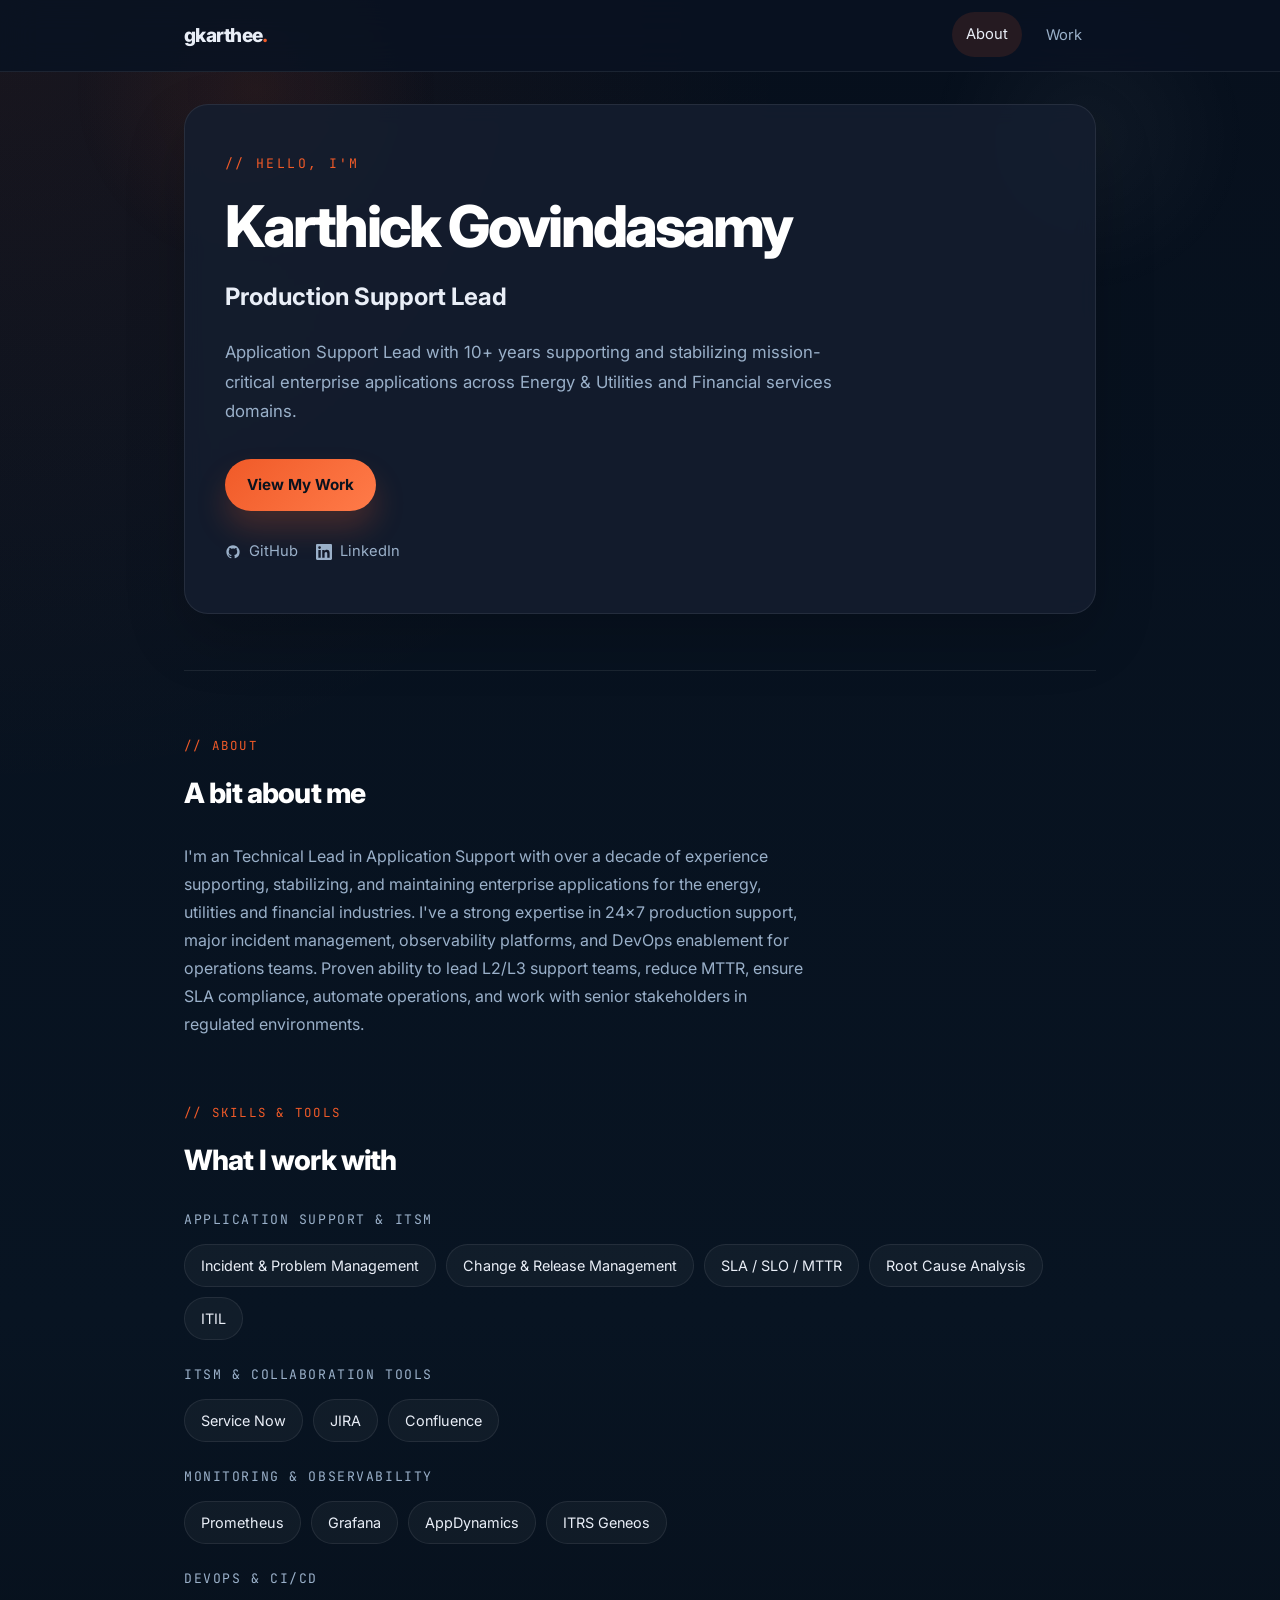
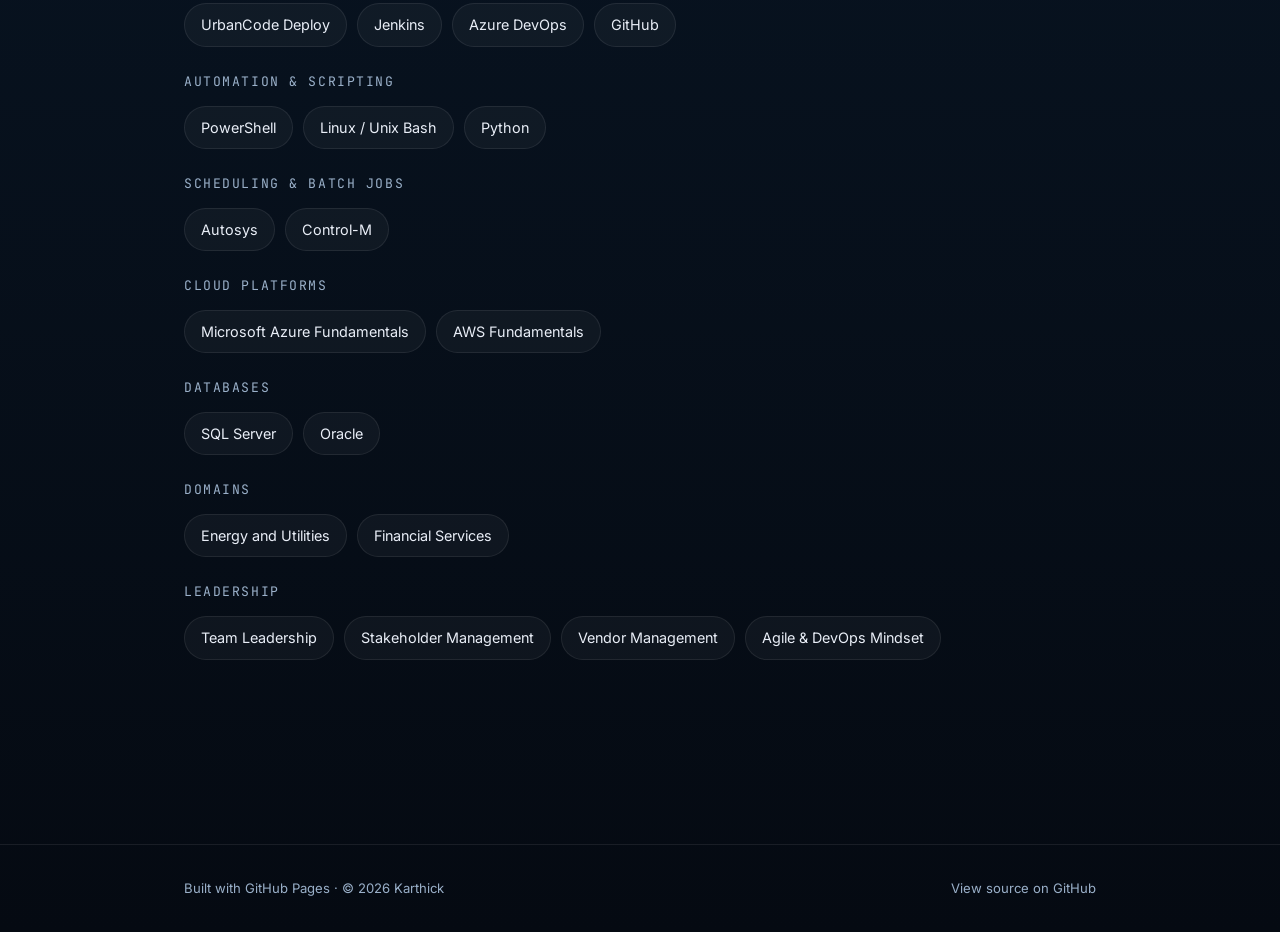
<file: index.html>
<!DOCTYPE html>
<html lang="en">
<head>
  <meta charset="UTF-8" />
  <meta name="viewport" content="width=device-width, initial-scale=1.0" />
  <meta name="description" content="Karthick Govindasamy – Application Support Lead | Production Operations | DevOps & Observability" />
  <title>Karthick Govindasamy</title>
  <link rel="preconnect" href="https://fonts.googleapis.com" />
  <link rel="preconnect" href="https://fonts.gstatic.com" crossorigin />
  <link href="https://fonts.googleapis.com/css2?family=Inter:wght@400;500;600;700;800&family=JetBrains+Mono:wght@400;500&display=swap" rel="stylesheet" />
  <link rel="stylesheet" href="assets/css/style.css" />
</head>
<body>

  <!-- ── Navigation ── -->
  <nav>
    <div class="nav-inner">
      <a href="index.html" class="nav-brand">gkarthee<span>.</span></a>
      <div class="nav-links">
        <a href="index.html" class="active">About</a>
        <a href="work/index.html">Work</a><!-- Commenting for later updates when I have more content to link to in these sections
        <a href="opensource/index.html">Open Source</a>
        <a href="writing/index.html">Writing</a>-->
      </div>
    </div>
  </nav>

  <!-- ── Hero ── -->
  <div class="page">
    <section class="hero">
      <p class="hero-eyebrow">// Hello, I'm</p>
      <h1>Karthick Govindasamy<br /></h1><span><h2>Production Support Lead</h2></span>
      <p class="hero-sub">
        Application Support Lead with 10+ years supporting and stabilizing mission-critical 
        enterprise applications across Energy & Utilities and Financial services domains.
      </p>
      <div class="hero-actions">
        <a href="work/index.html" class="btn btn-primary">View My Work</a><!-- Commenting for later updates when I have more content to link to in these sections
        <a href="writing/index.html" class="btn btn-outline">Read Writing</a>-->
      </div>

      <!-- Social / contact links – keep to public professional profiles only -->
      <div class="social-links">
        <a href="https://github.com/gkarthee" class="social-link" target="_blank" rel="noopener">
          <!-- GitHub icon (inline SVG, no external asset needed) -->
          <svg width="16" height="16" viewBox="0 0 24 24" fill="currentColor" aria-hidden="true">
            <path d="M12 2C6.477 2 2 6.484 2 12.017c0 4.425 2.865 8.18 6.839 9.504.5.092.682-.217.682-.483
              0-.237-.008-.868-.013-1.703-2.782.605-3.369-1.343-3.369-1.343-.454-1.158-1.11-1.466-1.11-1.466
              -.908-.62.069-.608.069-.608 1.003.07 1.531 1.032 1.531 1.032.892 1.53 2.341 1.088 2.91.832
              .092-.647.35-1.088.636-1.338-2.22-.253-4.555-1.113-4.555-4.951 0-1.093.39-1.988 1.029-2.688
              -.103-.253-.446-1.272.098-2.65 0 0 .84-.27 2.75 1.026A9.564 9.564 0 0112 6.844c.85.004
              1.705.115 2.504.337 1.909-1.296 2.747-1.027 2.747-1.027.546 1.379.202 2.398.1 2.651
              .64.7 1.028 1.595 1.028 2.688 0 3.848-2.339 4.695-4.566 4.943.359.309.678.92.678 1.855
              0 1.338-.012 2.419-.012 2.749 0 .268.18.58.688.482A10.019 10.019 0 0022 12.017C22 6.484
              17.522 2 12 2z"/>
          </svg>
          GitHub
        </a>
        <a href="https://www.linkedin.com/in/karthick-govindasamy-in/" class="social-link" target="_blank" rel="noopener">
          <svg width="16" height="16" viewBox="0 0 24 24" fill="currentColor" aria-hidden="true">
            <path d="M20.447 20.452h-3.554v-5.569c0-1.328-.027-3.037-1.852-3.037-1.853 0-2.136 1.445
              -2.136 2.939v5.667H9.351V9h3.414v1.561h.046c.477-.9 1.637-1.85 3.37-1.85 3.601 0
              4.267 2.37 4.267 5.455v6.286zM5.337 7.433a2.062 2.062 0 01-2.063-2.065 2.064 2.064
              0 112.063 2.065zm1.782 13.019H3.555V9h3.564v11.452zM22.225 0H1.771C.792 0 0 .774 0
              1.729v20.542C0 23.227.792 24 1.771 24h20.451C23.2 24 24 23.227 24 22.271V1.729C24
              .774 23.2 0 22.222 0h.003z"/>
          </svg>
          LinkedIn
        </a>
      </div>
    </section>

    <hr class="divider" />

    <!-- ── About ── -->
    <section class="section">
      <p class="section-label">// about</p>
      <h2>A bit about me</h2>
      <p style="color: var(--color-muted); max-width: 620px;">
        I'm an Technical Lead in Application Support with over a decade of experience supporting, stabilizing,
        and maintaining enterprise applications for the energy, utilities and financial industries. I've a 
        strong expertise in 24x7 production support, major incident management, observability platforms, and 
        DevOps enablement for operations teams. Proven ability to lead L2/L3 support teams, reduce MTTR, 
        ensure SLA compliance, automate operations, and work with senior stakeholders in regulated environments. 
      </p>
    </section>

    <!-- ── Skills ── -->
    <section class="section">
      <p class="section-label">// skills &amp; tools</p>
      <h2>What I work with</h2>

      <div class="skill-group">
        <div class="skill-group-label">Application Support &amp; ITSM</div>
        <div class="pills">
          <span class="pill">Incident &amp; Problem Management</span>
          <span class="pill">Change &amp; Release Management</span>
          <span class="pill">SLA / SLO / MTTR</span>
          <span class="pill">Root Cause Analysis</span>
          <span class="pill">ITIL</span>
        </div>
      </div>

      <div class="skill-group">
        <div class="skill-group-label">ITSM &amp; Collaboration Tools</div>
        <div class="pills">
          <span class="pill">Service Now</span>
          <span class="pill">JIRA</span>
          <span class="pill">Confluence</span>
        </div>
      </div>

      <div class="skill-group">
        <div class="skill-group-label">Monitoring &amp; Observability</div>
        <div class="pills">
          <span class="pill">Prometheus</span>
          <span class="pill">Grafana</span>
          <span class="pill">AppDynamics</span>
          <span class="pill">ITRS Geneos</span>
        </div>
      </div>

      <div class="skill-group">
        <div class="skill-group-label">DevOps &amp; CI/CD</div>
        <div class="pills">
          <span class="pill">UrbanCode Deploy</span>
          <span class="pill">Jenkins</span>
          <span class="pill">Azure DevOps</span>
          <span class="pill">GitHub</span>
        </div>
      </div>

      <div class="skill-group">
        <div class="skill-group-label">Automation &amp; Scripting</div>
        <div class="pills">
          <span class="pill">PowerShell</span>
          <span class="pill">Linux / Unix Bash</span>
          <span class="pill">Python</span>
        </div>
      </div>

      <div class="skill-group">
        <div class="skill-group-label">Scheduling &amp; Batch Jobs</div>
        <div class="pills">
          <span class="pill">Autosys</span>
          <span class="pill">Control-M</span>
        </div>
      </div>

        <div class="skill-group">
        <div class="skill-group-label">Cloud Platforms</div>
        <div class="pills">
          <span class="pill">Microsoft Azure Fundamentals</span>
          <span class="pill">AWS Fundamentals</span>
        </div>
      </div>

      <div class="skill-group">
        <div class="skill-group-label">Databases</div>
        <div class="pills">
          <span class="pill">SQL Server</span>
          <span class="pill">Oracle</span>
        </div>
      </div>
      
      <div class="skill-group">
        <div class="skill-group-label">Domains</div>
        <div class="pills">
          <span class="pill">Energy and Utilities</span>
          <span class="pill">Financial Services</span>
        </div>
      </div>

      <div class="skill-group">
        <div class="skill-group-label">Leadership</div>
        <div class="pills">
          <span class="pill">Team Leadership</span>
          <span class="pill">Stakeholder Management</span>
          <span class="pill">Vendor Management</span>
          <span class="pill">Agile &amp; DevOps Mindset</span>
        </div>
      </div>
    </section>

    <!-- ── Quick links ── --><!-- commenting to add the details later
    <section class="section">
      <p class="section-label">// explore</p>
      <h2>What's here</h2>
      <div class="card-grid">
        <a href="work/index.html" class="card" style="text-decoration:none;">
          <div class="card-icon">&#128187;</div>
          <h3>Work</h3>
          <p>Projects, case studies, and professional experience highlights.</p>
        </a>
        <a href="opensource/index.html" class="card" style="text-decoration:none;">
          <div class="card-icon">&#127757;</div>
          <h3>Open Source</h3>
          <p>Contributions, maintained projects, and community involvement.</p>
        </a>
        <a href="writing/index.html" class="card" style="text-decoration:none;">
          <div class="card-icon">&#9997;</div>
          <h3>Writing</h3>
          <p>Articles, technical deep-dives, and essays on engineering topics.</p>
        </a>
      </div>
    </section>-->
  </div>

  <!-- ── Footer ── -->
  <footer>
    <div class="footer-inner">
      <p>Built with GitHub Pages &middot; &copy; <span id="yr"></span> Karthick</p>
      <p>
        <a href="https://github.com/gkarthee/karthick" target="_blank" rel="noopener"
           style="color:var(--color-muted); font-size:0.82rem;">
          View source on GitHub
        </a>
      </p>
    </div>
  </footer>

  <script>document.getElementById('yr').textContent = new Date().getFullYear();</script>
</body>
</html>
</file>
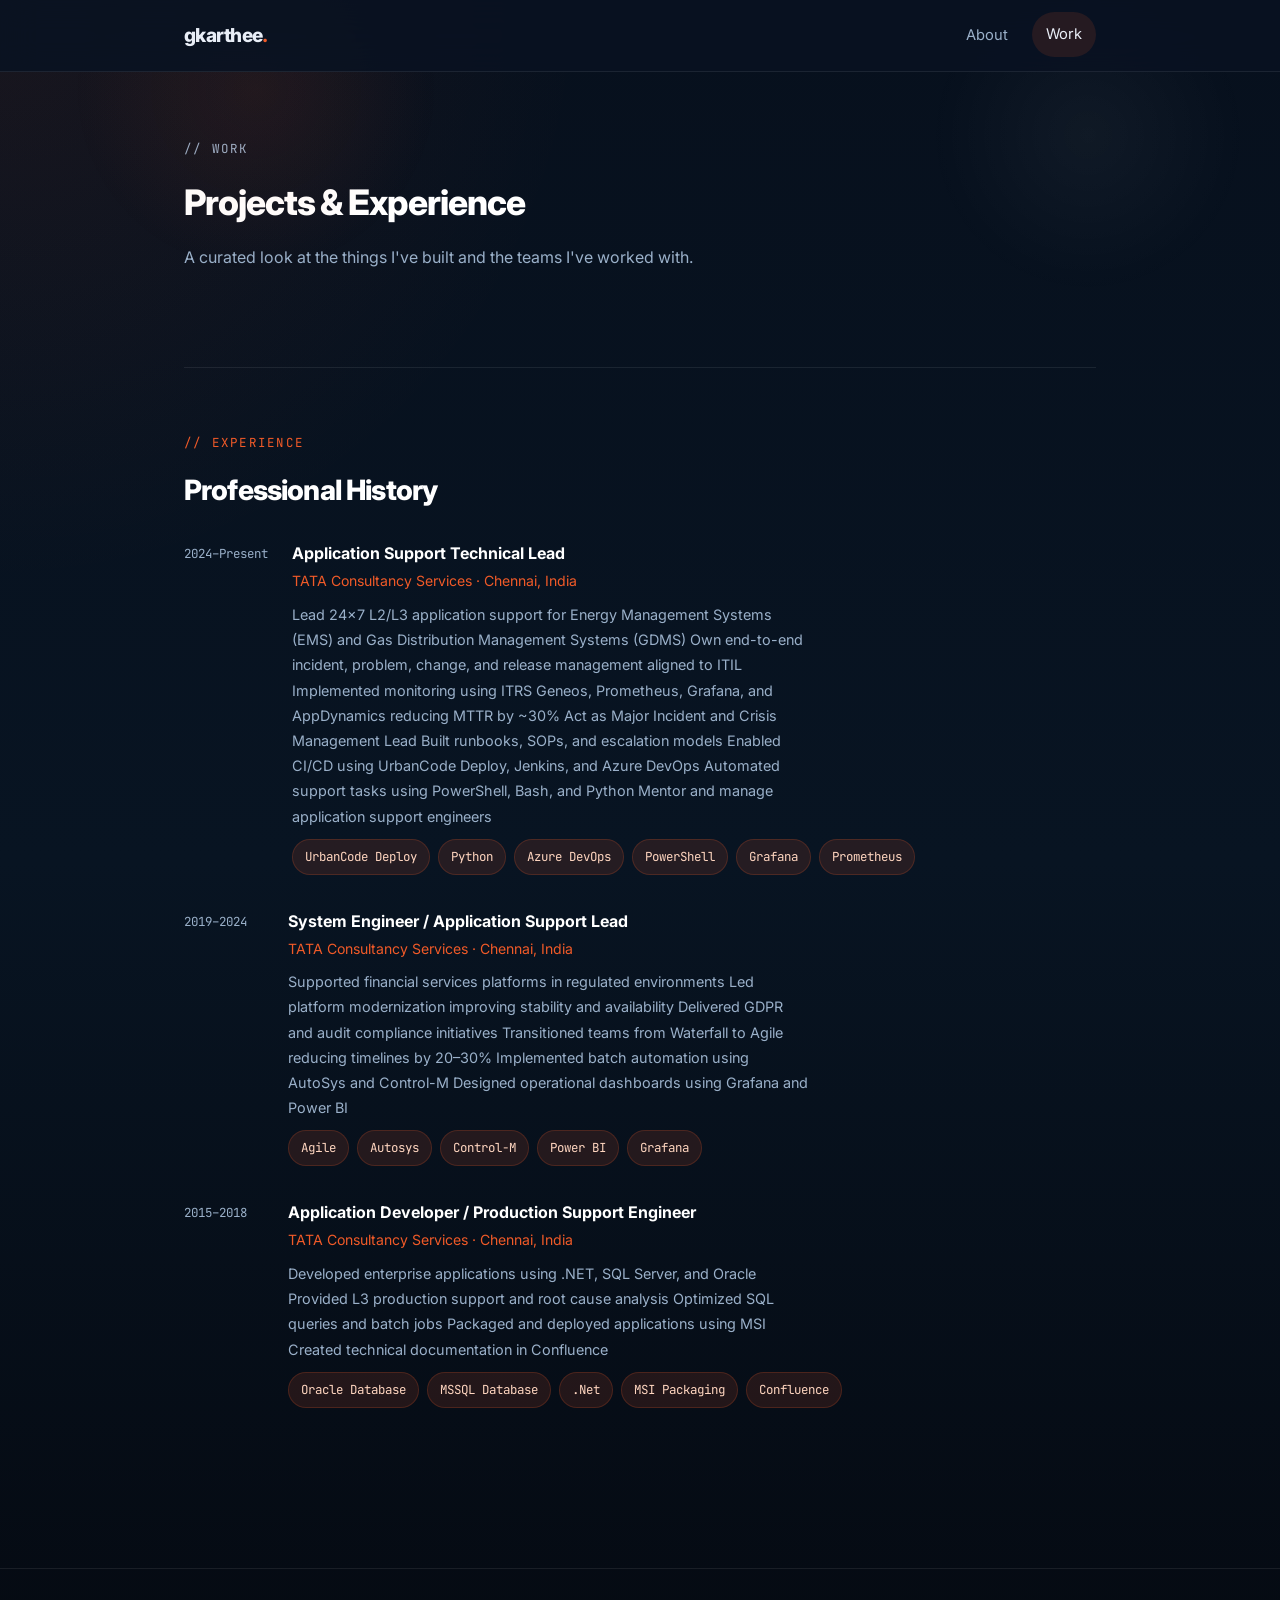
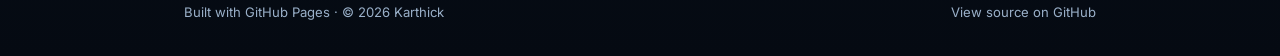
<file: work/index.html>
<!DOCTYPE html>
<html lang="en">
<head>
  <meta charset="UTF-8" />
  <meta name="viewport" content="width=device-width, initial-scale=1.0" />
  <meta name="description" content="Karthick Govindasamy – Projects and Professional Experience." />
  <title>Work · Karthick</title>
  <link rel="preconnect" href="https://fonts.googleapis.com" />
  <link rel="preconnect" href="https://fonts.gstatic.com" crossorigin />
  <link href="https://fonts.googleapis.com/css2?family=Inter:wght@400;500;600;700;800&family=JetBrains+Mono:wght@400;500&display=swap" rel="stylesheet" />
  <link rel="stylesheet" href="../assets/css/style.css" />
</head>
<body>

  <!-- ── Navigation ── -->
  <nav>
    <div class="nav-inner">
      <a href="../index.html" class="nav-brand">gkarthee<span>.</span></a>
      <div class="nav-links">
        <a href="../index.html">About</a>
        <a href="../work/index.html" class="active">Work</a><!-- commenting to add the details later 
        <a href="../opensource/index.html">Open Source</a>
        <a href="../writing/index.html">Writing</a>-->
      </div>
    </div>
  </nav>

  <div class="page">
    <div class="page-header">
      <p class="section-label">// work</p>
      <h1>Projects &amp; Experience</h1>
      <p>A curated look at the things I've built and the teams I've worked with.</p>
    </div>

    
    <!-- ── Featured Projects ── --><!-- commenting to add the details later
    <section class="section" style="margin-top: 0;">
      <p class="section-label">// featured projects</p>
      <h2>Selected Work</h2>

      <div class="card-grid"> -->

        <!-- Azure Data Lakehouse --><!-- commenting to add the details later
        <div class="card">
          <div class="card-icon">&#128200;</div>
          <h3>Azure Data Lakehouse Platform</h3>
          <p>
            Designed and delivered a cloud-native Lakehouse platform integrating real-time streaming
            and batch data pipelines — replacing a legacy Oracle Data Warehouse and Cognos reporting
            stack, improving data accessibility and cutting cost.
          </p>
          <div class="tags">
            <span class="tag">Azure Databricks</span>
            <span class="tag">Azure Data Factory</span>
            <span class="tag">Azure Event Hubs</span>
            <span class="tag">Delta Lake</span>
            <span class="tag">Power BI</span>
          </div>
          <div class="card-footer">
            <span style="font-size:0.8rem; color:var(--color-muted);">Utility Sector · 2018–2021</span>
          </div>
        </div> -->

        <!-- Kafka Event-Driven Platform --><!-- commenting to add the details later
        <div class="card">
          <div class="card-icon">&#128640;</div>
          <h3>Event-Driven Integration Platform</h3>
          <p>
            Architected a cloud-native, event-driven integration platform using Apache Kafka 4.0
            (KRaft mode) with microservices and secure integration patterns for mission-critical
            electricity and gas utility operations.
          </p>
          <div class="tags">
            <span class="tag">Apache Kafka</span>
            <span class="tag">Microservices</span>
            <span class="tag">DevSecOps</span>
            <span class="tag">Azure</span>
          </div>
          <div class="card-footer">
            <span style="font-size:0.8rem; color:var(--color-muted);">Utility Sector · 2021–Present</span>
          </div>
        </div> -->

        <!-- Observability Stack --><!-- commenting to add the details later
        <div class="card">
          <div class="card-icon">&#128202;</div>
          <h3>Enterprise Observability Stack</h3>
          <p>
            Implemented a full-stack monitoring and observability platform using Prometheus,
            Grafana, and OpenTelemetry, integrated with AIOps for predictive alerting and
            proactive incident management across production utility systems.
          </p>
          <div class="tags">
            <span class="tag">Prometheus</span>
            <span class="tag">Grafana</span>
            <span class="tag">OpenTelemetry</span>
            <span class="tag">AIOps</span>
          </div>
          <div class="card-footer">
            <span style="font-size:0.8rem; color:var(--color-muted);">Utility Sector · 2021–Present</span>
          </div>
        </div>

      </div>
    </section> -->

    <hr class="divider" />

    <!-- ── Experience ── -->
    <section class="section">
      <p class="section-label">// experience</p>
      <h2>Professional History</h2>

      <!--
        IMPORTANT: Only include information you are comfortable sharing publicly.
        Do NOT include: salary/compensation data, unreleased product details,
        confidential client names without permission, or proprietary details.
      -->

      <div style="display: flex; flex-direction: column; gap: 32px;">

        <!-- Application Support Technical Lead -->
        <div style="display:flex; gap: 24px;">
          <div style="min-width:80px; font-family:var(--font-mono); font-size:0.78rem; color:var(--color-muted); padding-top:4px;">
            2024–Present
          </div>
          <div>
            <h3 style="color:#fff; font-size:1rem; font-weight:700;">Application Support Technical Lead</h3>
            <p style="color:var(--color-accent); font-size:0.88rem; margin: 2px 0 8px;">TATA Consultancy Services &middot; Chennai, India</p>
            <p style="color:var(--color-muted); font-size:0.9rem; max-width:520px;">
              Lead 24x7 L2/L3 application support for Energy Management Systems (EMS) and Gas Distribution Management Systems (GDMS)
              Own end-to-end incident, problem, change, and release management aligned to ITIL
              Implemented monitoring using ITRS Geneos, Prometheus, Grafana, and AppDynamics reducing MTTR by ~30%
              Act as Major Incident and Crisis Management Lead
              Built runbooks, SOPs, and escalation models
              Enabled CI/CD using UrbanCode Deploy, Jenkins, and Azure DevOps
              Automated support tasks using PowerShell, Bash, and Python
              Mentor and manage application support engineers
            </p>
            <div class="tags" style="margin-top:10px;">
              <span class="tag">UrbanCode Deploy</span>
              <span class="tag">Python</span>
              <span class="tag">Azure DevOps</span>
              <span class="tag">PowerShell</span>
              <span class="tag">Grafana</span>
              <span class="tag">Prometheus</span>
            </div>
          </div>
        </div>

        <!-- System Engineer / Application Support Lead -->
        <div style="display:flex; gap: 24px;">
          <div style="min-width:80px; font-family:var(--font-mono); font-size:0.78rem; color:var(--color-muted); padding-top:4px;">
            2019–2024
          </div>
          <div>
            <h3 style="color:#fff; font-size:1rem; font-weight:700;">System Engineer / Application Support Lead</h3>
            <p style="color:var(--color-accent); font-size:0.88rem; margin: 2px 0 8px;">TATA Consultancy Services &middot; Chennai, India</p>
            <p style="color:var(--color-muted); font-size:0.9rem; max-width:520px;">
              Supported financial services platforms in regulated environments
              Led platform modernization improving stability and availability
              Delivered GDPR and audit compliance initiatives
              Transitioned teams from Waterfall to Agile reducing timelines by 20–30%
              Implemented batch automation using AutoSys and Control-M
              Designed operational dashboards using Grafana and Power BI
            </p>
            <div class="tags" style="margin-top:10px;">
              <span class="tag">Agile</span>
              <span class="tag">Autosys</span>
              <span class="tag">Control-M</span>
              <span class="tag">Power BI</span>
              <span class="tag">Grafana</span>
            </div>
          </div>
        </div>

        <!-- Application Developer / Production Support Engineer -->
        <div style="display:flex; gap: 24px;">
          <div style="min-width:80px; font-family:var(--font-mono); font-size:0.78rem; color:var(--color-muted); padding-top:4px;">
            2015–2018
          </div>
          <div>
            <h3 style="color:#fff; font-size:1rem; font-weight:700;">Application Developer / Production Support Engineer</h3>
            <p style="color:var(--color-accent); font-size:0.88rem; margin: 2px 0 8px;">TATA Consultancy Services &middot; Chennai, India</p>
            <p style="color:var(--color-muted); font-size:0.9rem; max-width:520px;">
              Developed enterprise applications using .NET, SQL Server, and Oracle
              Provided L3 production support and root cause analysis
              Optimized SQL queries and batch jobs
              Packaged and deployed applications using MSI
              Created technical documentation in Confluence
            </p>
            <div class="tags" style="margin-top:10px;">
              <span class="tag">Oracle Database</span>
              <span class="tag">MSSQL Database</span>
              <span class="tag">.Net</span>
              <span class="tag">MSI Packaging</span>
              <span class="tag">Confluence</span>
            </div>
          </div>
        </div>

      </div>
    </section>

  </div>

  <!-- ── Footer ── -->
  <footer>
    <div class="footer-inner">
      <p>Built with GitHub Pages &middot; &copy; <span id="yr"></span> Karthick</p>
      <p>
        <a href="https://github.com/gkarthee/karthick" target="_blank" rel="noopener"
           style="color:var(--color-muted); font-size:0.82rem;">
          View source on GitHub
        </a>
      </p>
    </div>
  </footer>

  <script>document.getElementById('yr').textContent = new Date().getFullYear();</script>
</body>
</html>
</file>
<file: assets/css/style.css>
/* =========================================================
   Professional Profile Site – Grafana-Inspired Theme
   ========================================================= */

/* ── Reset & Base ── */
*, *::before, *::after { box-sizing: border-box; margin: 0; padding: 0; }

:root {
  --color-bg:          #07101d;
  --color-bg-soft:     #0c1728;
  --color-surface:     #111b2f;
  --color-surface-strong:#18243c;
  --color-border:      rgba(255,255,255,0.08);
  --color-accent:      #f05a28;
  --color-accent-dim:  #d26a43;
  --color-text:        #e9eef7;
  --color-muted:       #9ab0c9;
  --color-muted-strong:#7e95b4;
  --color-tag-bg:      rgba(240,90,40,0.12);
  --font-sans:         'Inter', system-ui, -apple-system, sans-serif;
  --font-mono:         'JetBrains Mono', 'Fira Code', monospace;
  --radius:            16px;
  --max-w:             960px;
  --nav-h:             72px;
}

html { scroll-behavior: smooth; }

body {
  min-height: 100vh;
  background: radial-gradient(circle at top left, rgba(240,90,40,0.08), transparent 28%),
              linear-gradient(180deg, #07101d 0%, #081422 52%, #050a12 100%);
  color: var(--color-text);
  font-family: var(--font-sans);
  font-size: 16px;
  line-height: 1.75;
}

body::before {
  content: '';
  position: fixed;
  inset: 0;
  pointer-events: none;
  background: radial-gradient(circle at 20% 10%, rgba(240,90,40,0.08), transparent 14%),
              radial-gradient(circle at 85% 15%, rgba(255,255,255,0.04), transparent 12%);
}

a { color: var(--color-accent); text-decoration: none; }
a:hover { text-decoration: underline; }

img { max-width: 100%; display: block; }

/* ── Navigation ── */
nav {
  position: sticky;
  top: 0;
  z-index: 100;
  background: rgba(9, 18, 34, 0.9);
  backdrop-filter: blur(18px);
  border-bottom: 1px solid var(--color-border);
  height: var(--nav-h);
  display: flex;
  align-items: center;
}

.nav-inner {
  max-width: var(--max-w);
  margin: 0 auto;
  padding: 0 24px;
  width: 100%;
  display: flex;
  align-items: center;
  justify-content: space-between;
}

.nav-brand {
  font-weight: 800;
  font-size: 1.2rem;
  color: var(--color-text);
  letter-spacing: -0.03em;
}
.nav-brand span { color: var(--color-accent); }

.nav-links {
  display: flex;
  gap: 10px;
}

.nav-links a {
  color: var(--color-muted);
  font-size: 0.92rem;
  padding: 10px 14px;
  border-radius: 999px;
  transition: color 0.2s, background 0.2s, transform 0.2s;
}
.nav-links a:hover,
.nav-links a.active {
  color: var(--color-text);
  background: rgba(240, 90, 40, 0.12);
  transform: translateY(-1px);
}

/* ── Page wrapper ── */
.page {
  max-width: var(--max-w);
  margin: 0 auto;
  padding: 0 24px 80px;
}

/* ── Hero (index only) ── */
.hero {
  margin-top: 32px;
  padding: 48px 40px;
  display: flex;
  flex-direction: column;
  gap: 20px;
  background: rgba(20, 30, 48, 0.85);
  border: 1px solid var(--color-border);
  border-radius: 24px;
  box-shadow: 0 24px 60px rgba(0, 0, 0, 0.18);
  backdrop-filter: blur(10px);
}

.hero-eyebrow {
  font-size: 0.82rem;
  font-family: var(--font-mono);
  color: var(--color-accent);
  letter-spacing: 0.18em;
  text-transform: uppercase;
}

.hero h1 {
  font-size: clamp(2.4rem, 5vw, 3.6rem);
  font-weight: 800;
  letter-spacing: -0.05em;
  line-height: 1.05;
  color: #ffffff;
}

.hero h1 span { color: var(--color-accent); }

.hero-sub {
  font-size: 1.05rem;
  color: var(--color-muted);
  max-width: 640px;
}

.hero-actions {
  display: flex;
  gap: 14px;
  flex-wrap: wrap;
  margin-top: 12px;
}

.btn {
  display: inline-flex;
  align-items: center;
  gap: 8px;
  padding: 13px 22px;
  border-radius: 999px;
  font-size: 0.95rem;
  font-weight: 700;
  transition: transform 0.2s, box-shadow 0.2s, opacity 0.2s;
  cursor: pointer;
}
.btn:hover { transform: translateY(-2px); opacity: 0.95; }

.btn-primary {
  background: linear-gradient(135deg, var(--color-accent), #ff7b49);
  color: #09121e;
  box-shadow: 0 18px 30px rgba(240, 90, 40, 0.22);
}

.btn-outline {
  border: 1px solid rgba(255, 255, 255, 0.12);
  color: var(--color-text);
  background: transparent;
}
.btn-outline:hover { border-color: var(--color-accent); color: var(--color-accent); }

/* ── Section heading ── */
.section { margin-top: 64px; }
.section-label {
  font-family: var(--font-mono);
  font-size: 0.78rem;
  text-transform: uppercase;
  letter-spacing: 0.18em;
  color: var(--color-accent);
  margin-bottom: 12px;
}
.section h2 {
  font-size: 1.75rem;
  font-weight: 800;
  letter-spacing: -0.03em;
  margin-bottom: 24px;
  color: #ffffff;
}

/* ── Divider ── */
.divider {
  border: none;
  border-top: 1px solid rgba(255, 255, 255, 0.08);
  margin: 56px 0;
}

/* ── Cards ── */
.card-grid {
  display: grid;
  grid-template-columns: repeat(auto-fill, minmax(280px, 1fr));
  gap: 22px;
}

.card {
  background: linear-gradient(180deg, rgba(255,255,255,0.03), rgba(255,255,255,0.01));
  border: 1px solid rgba(255,255,255,0.08);
  border-radius: 20px;
  padding: 28px;
  transition: transform 0.24s, border-color 0.24s, box-shadow 0.24s;
  display: flex;
  flex-direction: column;
  gap: 12px;
}
.card:hover {
  transform: translateY(-4px);
  border-color: var(--color-accent);
  box-shadow: 0 22px 48px rgba(0, 0, 0, 0.18);
}

.card-icon { font-size: 1.8rem; }
.card h3 { font-size: 1.1rem; font-weight: 800; color: #ffffff; }
.card p { font-size: 0.95rem; color: var(--color-muted); flex: 1; line-height: 1.7; }

.card-footer {
  display: flex;
  align-items: center;
  justify-content: space-between;
  margin-top: 6px;
}

/* ── Tags ── */
.tags { display: flex; flex-wrap: wrap; gap: 8px; }
.tag {
  background: var(--color-tag-bg);
  border: 1px solid rgba(240, 90, 40, 0.2);
  color: #ffd6c0;
  font-size: 0.78rem;
  padding: 6px 12px;
  border-radius: 999px;
  font-family: var(--font-mono);
}

/* ── List items (writing / articles) ── */
.post-list { list-style: none; display: flex; flex-direction: column; gap: 2px; }
.post-item {
  display: flex;
  align-items: baseline;
  justify-content: space-between;
  gap: 16px;
  padding: 16px 0;
  border-bottom: 1px solid rgba(255, 255, 255, 0.08);
}
.post-item:last-child { border-bottom: none; }

.post-title { font-size: 1rem; font-weight: 600; color: var(--color-text); }
.post-title:hover { color: var(--color-accent); }
.post-meta { font-size: 0.82rem; color: var(--color-muted); white-space: nowrap; font-family: var(--font-mono); }

/* ── Page header (inner pages) ── */
.page-header { padding: 56px 0 40px; }
.page-header h1 { font-size: 2.2rem; font-weight: 800; letter-spacing: -0.03em; color: #ffffff; }
.page-header p { color: var(--color-muted); margin-top: 10px; max-width: 520px; }

/* ── Skill pills (profile) ── */
.skill-group { margin-bottom: 24px; }
.skill-group-label {
  font-size: 0.82rem;
  font-family: var(--font-mono);
  color: var(--color-muted);
  margin-bottom: 12px;
  text-transform: uppercase;
  letter-spacing: 0.12em;
}
.pills { display: flex; flex-wrap: wrap; gap: 10px; }
.pill {
  background: rgba(255,255,255,0.04);
  border: 1px solid rgba(255,255,255,0.08);
  color: var(--color-text);
  font-size: 0.9rem;
  padding: 8px 16px;
  border-radius: 999px;
}

/* ── Social links ── */
.social-links { display: flex; gap: 18px; flex-wrap: wrap; margin-top: 8px; }
.social-link {
  display: inline-flex;
  align-items: center;
  gap: 8px;
  color: var(--color-muted);
  font-size: 0.92rem;
  transition: color 0.2s, transform 0.2s;
}
.social-link:hover { color: var(--color-accent); transform: translateX(2px); text-decoration: none; }

footer {
  margin-top: 56px;
  padding: 24px 0 40px;
  color: var(--color-muted);
}

.footer-inner {
  max-width: var(--max-w);
  margin: 0 auto;
  padding: 0 24px;
  display: flex;
  justify-content: space-between;
  gap: 16px;
  flex-wrap: wrap;
}

footer a { color: var(--color-muted); }
footer a:hover { color: var(--color-accent); }

@media (max-width: 720px) {
  .hero { padding: 32px 24px; }
  .page { padding: 0 18px 60px; }
  .nav-inner { padding: 0 18px; }
  .footer-inner { flex-direction: column; align-items: flex-start; }
}

/* ── Footer ── */
footer {
  border-top: 1px solid var(--color-border);
  margin-top: 80px;
  padding: 32px 0;
}
.footer-inner {
  max-width: var(--max-w);
  margin: 0 auto;
  padding: 0 24px;
  display: flex;
  align-items: center;
  justify-content: space-between;
  flex-wrap: wrap;
  gap: 12px;
}
.footer-inner p { font-size: 0.82rem; color: var(--color-muted); }

/* ── Responsive ── */
@media (max-width: 600px) {
  .nav-links a { padding: 6px 8px; font-size: 0.85rem; }
  .hero { padding: 48px 0 40px; }
  .card-grid { grid-template-columns: 1fr; }
  .post-item { flex-direction: column; gap: 4px; }
  .footer-inner { justify-content: center; text-align: center; }
}
</file>
